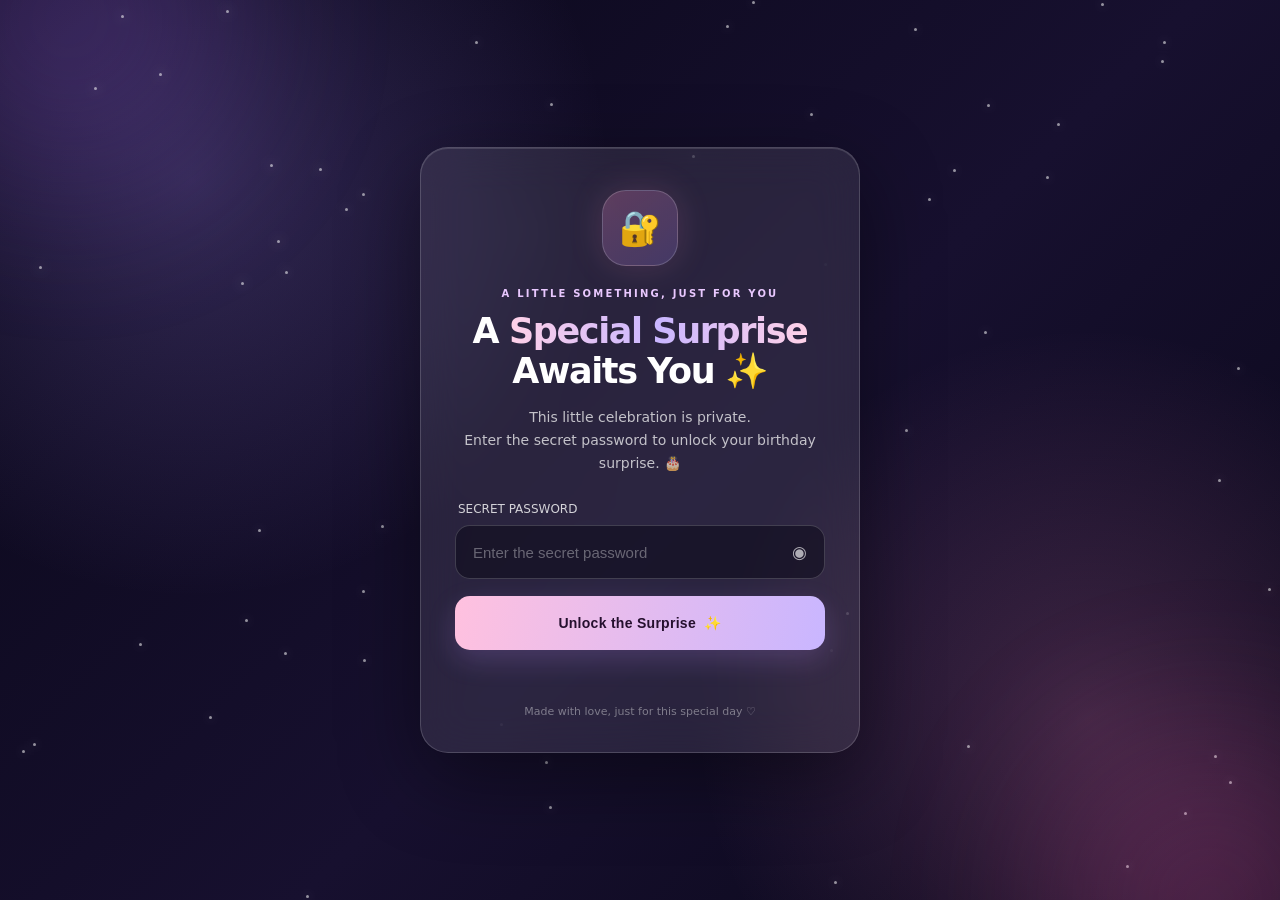
<file: index.html>
<!DOCTYPE html>
<html lang="en">
<head>
  <meta charset="UTF-8" />
  <meta name="viewport" content="width=device-width, initial-scale=1.0" />
  <meta name="theme-color" content="#100b24" />
  <title>Private Birthday Surprise</title>
  <style>
    * { box-sizing: border-box; }
    :root {
      --pink: #ff8fc7;
      --purple: #a78bfa;
      --glass: rgba(255,255,255,.09);
    }
    body {
      margin: 0;
      min-height: 100vh;
      display: grid;
      place-items: center;
      overflow: hidden;
      color: #fff;
      font-family: Inter, ui-sans-serif, system-ui, -apple-system, "Segoe UI", sans-serif;
      background:
        radial-gradient(circle at 15% 20%, rgba(167,139,250,.24), transparent 32%),
        radial-gradient(circle at 85% 80%, rgba(255,143,199,.2), transparent 30%),
        linear-gradient(135deg, #090718, #17102f 55%, #090718);
      padding: 22px;
    }
    body::before, body::after {
      content: "";
      position: fixed;
      width: 340px; height: 340px;
      border-radius: 50%;
      filter: blur(85px);
      opacity: .22;
      pointer-events: none;
      animation: drift 12s ease-in-out infinite alternate;
    }
    body::before { background: #9b5de5; top: -150px; left: -100px; }
    body::after { background: #f15bb5; bottom: -170px; right: -100px; animation-delay: -5s; }
    @keyframes drift { to { transform: translate(55px, 35px) scale(1.2); } }

    .stars { position: fixed; inset: 0; pointer-events: none; overflow: hidden; }
    .star {
      position: absolute; width: 3px; height: 3px; border-radius: 50%;
      background: #fff; opacity: .55; box-shadow: 0 0 12px #fff;
      animation: twinkle 3s ease-in-out infinite;
    }
    @keyframes twinkle { 50% { opacity: .12; transform: scale(.55); } }

    .card {
      position: relative;
      width: min(100%, 440px);
      padding: 42px 34px 34px;
      text-align: center;
      border: 1px solid rgba(255,255,255,.17);
      border-radius: 28px;
      background: var(--glass);
      box-shadow: 0 25px 80px rgba(0,0,0,.42), inset 0 1px rgba(255,255,255,.12);
      backdrop-filter: blur(22px);
      animation: appear .85s cubic-bezier(.2,.8,.2,1) both;
    }
    @keyframes appear { from { opacity: 0; transform: translateY(24px) scale(.97); } to { opacity: 1; transform: none; } }
    .lock {
      width: 76px; height: 76px; margin: 0 auto 22px;
      display: grid; place-items: center; font-size: 34px;
      border-radius: 24px;
      background: linear-gradient(145deg, rgba(255,143,199,.25), rgba(167,139,250,.22));
      border: 1px solid rgba(255,255,255,.18);
      box-shadow: 0 0 35px rgba(255,143,199,.16);
    }
    .eyebrow {
      color: #e9c8ff; text-transform: uppercase; letter-spacing: .22em;
      font-size: 10px; font-weight: 700; margin: 0 0 12px;
    }
    h1 { font-size: clamp(27px, 7vw, 35px); line-height: 1.15; margin: 0; letter-spacing: -.04em; }
    h1 span {
      background: linear-gradient(90deg, #ffd1e8, #c9b6ff, #ffd1e8);
      -webkit-background-clip: text; background-clip: text; color: transparent;
    }
    .intro { color: rgba(255,255,255,.72); line-height: 1.65; font-size: 14px; margin: 15px 0 27px; }
    label { display: block; text-align: left; color: rgba(255,255,255,.8); font-size: 12px; margin: 0 0 9px 3px; }
    .input-wrap { position: relative; }
    input {
      width: 100%; height: 54px; border-radius: 15px; outline: none;
      border: 1px solid rgba(255,255,255,.18);
      background: rgba(7,5,20,.48); color: #fff;
      padding: 0 48px 0 17px; font-size: 15px; letter-spacing: .08em;
      transition: border .2s, box-shadow .2s;
    }
    input::placeholder { color: rgba(255,255,255,.35); letter-spacing: 0; }
    input:focus { border-color: var(--pink); box-shadow: 0 0 0 4px rgba(255,143,199,.12); }
    .toggle {
      position: absolute; right: 13px; top: 50%; transform: translateY(-50%);
      border: 0; background: transparent; color: rgba(255,255,255,.65);
      cursor: pointer; font-size: 17px; padding: 5px;
    }
    .enter {
      width: 100%; height: 54px; margin-top: 17px; border: 0; border-radius: 15px;
      color: #25102e; font-weight: 800; font-size: 14px; letter-spacing: .02em;
      cursor: pointer; background: linear-gradient(100deg, #ffc1df, #c9b6ff);
      box-shadow: 0 10px 28px rgba(196,143,255,.2);
      transition: transform .2s, filter .2s, box-shadow .2s;
    }
    .enter:hover { transform: translateY(-2px); filter: brightness(1.06); box-shadow: 0 14px 34px rgba(196,143,255,.3); }
    .enter:active { transform: translateY(0); }
    .message { min-height: 22px; margin: 13px 0 0; font-size: 12px; color: #ffb5d5; }
    .hint { color: rgba(255,255,255,.4); font-size: 11px; margin: 20px 0 0; }
    .shake { animation: shake .35s ease; }
    @keyframes shake { 20%, 60% { transform: translateX(-7px); } 40%, 80% { transform: translateX(7px); } }
    .success { animation: success .65s ease forwards; }
    @keyframes success { to { opacity: 0; transform: scale(1.04); filter: blur(8px); } }
    @media (max-width: 420px) { .card { padding: 35px 23px 27px; } }
    @media (prefers-reduced-motion: reduce) { *, *::before, *::after { animation-duration: .01ms !important; transition-duration: .01ms !important; } }
  </style>
</head>
<body>
  <div class="stars" id="stars" aria-hidden="true"></div>

  <main class="card" id="card">
    <div class="lock" aria-hidden="true">🔐</div>
    <p class="eyebrow">A little something, just for you</p>
    <h1>A <span>Special Surprise</span><br>Awaits You ✨</h1>
    <p class="intro">This little celebration is private.<br>Enter the secret password to unlock your birthday surprise. 🎂</p>

    <form id="loginForm">
      <label for="password">SECRET PASSWORD</label>
      <div class="input-wrap">
        <input id="password" type="password" placeholder="Enter the secret password" autocomplete="off" required />
        <button class="toggle" type="button" id="togglePassword" aria-label="Show password">◉</button>
      </div>
      <button class="enter" type="submit">Unlock the Surprise&nbsp; ✨</button>
      <p class="message" id="message" role="status" aria-live="polite"></p>
    </form>
    <p class="hint">Made with love, just for this special day ♡</p>
  </main>

  <script>
    /*
      CUSTOMIZE THESE TWO VALUES:
      1) Change SECRET_PASSWORD to your chosen password.
      2) Change DESTINATION_PAGE if Claude's main birthday file has another name.
    */
    const SECRET_PASSWORD = "02112002";
    const DESTINATION_PAGE = "birthday.html";

    const stars = document.getElementById("stars");
    for (let i = 0; i < 65; i++) {
      const star = document.createElement("i");
      star.className = "star";
      star.style.left = Math.random() * 100 + "%";
      star.style.top = Math.random() * 100 + "%";
      star.style.animationDelay = (Math.random() * 3) + "s";
      star.style.animationDuration = (2 + Math.random() * 3) + "s";
      stars.appendChild(star);
    }

    const form = document.getElementById("loginForm");
    const input = document.getElementById("password");
    const message = document.getElementById("message");
    const card = document.getElementById("card");

    document.getElementById("togglePassword").addEventListener("click", () => {
      const showing = input.type === "text";
      input.type = showing ? "password" : "text";
      document.getElementById("togglePassword").textContent = showing ? "◉" : "◎";
    });

    form.addEventListener("submit", (event) => {
      event.preventDefault();

      if (input.value === SECRET_PASSWORD) {
        message.textContent = "Access granted! Your surprise is opening… 💖";
        message.style.color = "#b8ffd8";
        card.classList.add("success");
        setTimeout(() => {
          window.location.href = DESTINATION_PAGE;
        }, 700);
      } else {
        message.textContent = "That password isn't quite right. Try again 💗";
        card.classList.remove("shake");
        void card.offsetWidth;
        card.classList.add("shake");
        input.value = "";
        input.focus();
      }
    });
  </script>
</body>
</html>
</file>
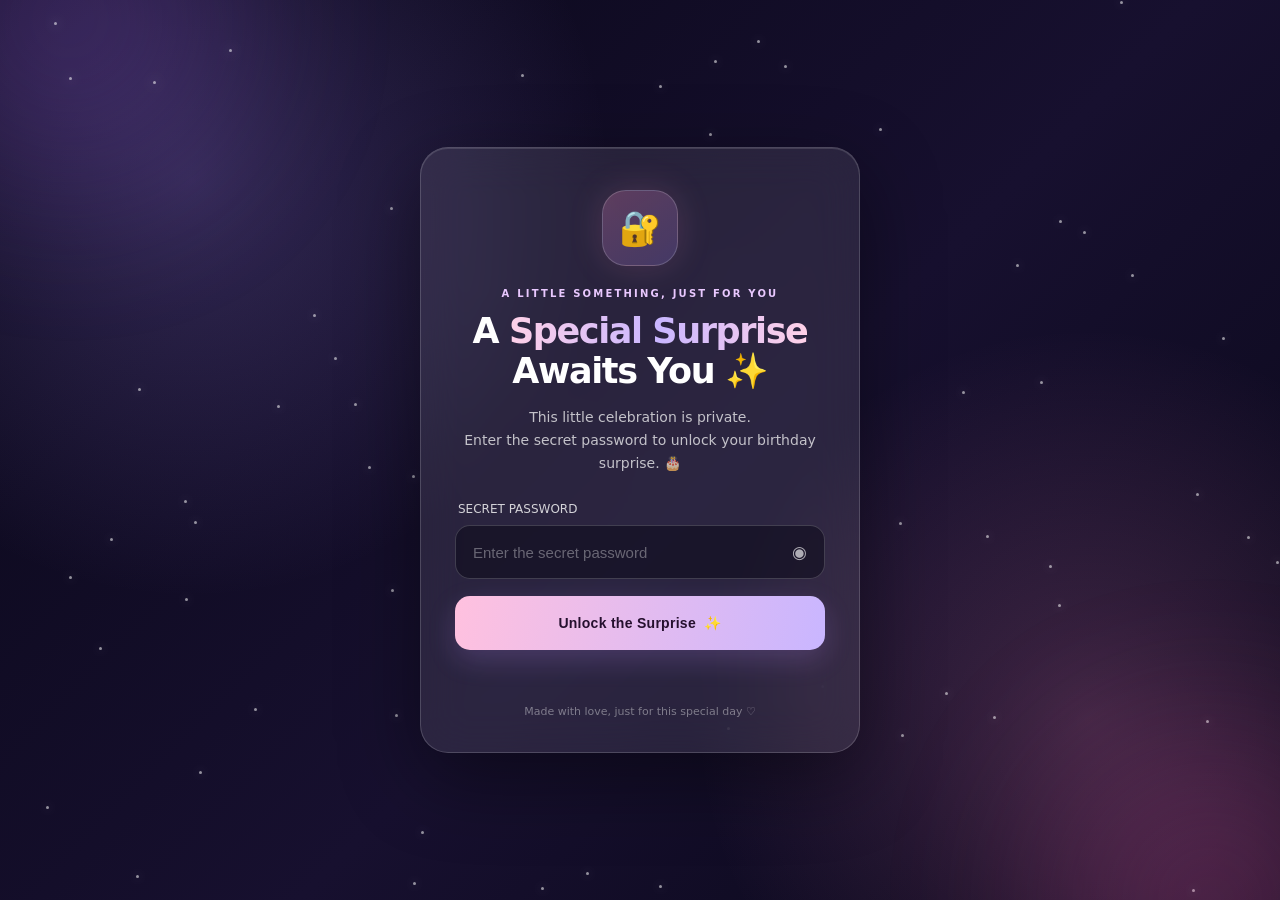
<file: security.html>
<!DOCTYPE html>
<html lang="en">
<head>
  <meta charset="UTF-8" />
  <meta name="viewport" content="width=device-width, initial-scale=1.0" />
  <meta name="theme-color" content="#100b24" />
  <title>Private Birthday Surprise</title>
  <style>
    * { box-sizing: border-box; }
    :root {
      --pink: #ff8fc7;
      --purple: #a78bfa;
      --glass: rgba(255,255,255,.09);
    }
    body {
      margin: 0;
      min-height: 100vh;
      display: grid;
      place-items: center;
      overflow: hidden;
      color: #fff;
      font-family: Inter, ui-sans-serif, system-ui, -apple-system, "Segoe UI", sans-serif;
      background:
        radial-gradient(circle at 15% 20%, rgba(167,139,250,.24), transparent 32%),
        radial-gradient(circle at 85% 80%, rgba(255,143,199,.2), transparent 30%),
        linear-gradient(135deg, #090718, #17102f 55%, #090718);
      padding: 22px;
    }
    body::before, body::after {
      content: "";
      position: fixed;
      width: 340px; height: 340px;
      border-radius: 50%;
      filter: blur(85px);
      opacity: .22;
      pointer-events: none;
      animation: drift 12s ease-in-out infinite alternate;
    }
    body::before { background: #9b5de5; top: -150px; left: -100px; }
    body::after { background: #f15bb5; bottom: -170px; right: -100px; animation-delay: -5s; }
    @keyframes drift { to { transform: translate(55px, 35px) scale(1.2); } }

    .stars { position: fixed; inset: 0; pointer-events: none; overflow: hidden; }
    .star {
      position: absolute; width: 3px; height: 3px; border-radius: 50%;
      background: #fff; opacity: .55; box-shadow: 0 0 12px #fff;
      animation: twinkle 3s ease-in-out infinite;
    }
    @keyframes twinkle { 50% { opacity: .12; transform: scale(.55); } }

    .card {
      position: relative;
      width: min(100%, 440px);
      padding: 42px 34px 34px;
      text-align: center;
      border: 1px solid rgba(255,255,255,.17);
      border-radius: 28px;
      background: var(--glass);
      box-shadow: 0 25px 80px rgba(0,0,0,.42), inset 0 1px rgba(255,255,255,.12);
      backdrop-filter: blur(22px);
      animation: appear .85s cubic-bezier(.2,.8,.2,1) both;
    }
    @keyframes appear { from { opacity: 0; transform: translateY(24px) scale(.97); } to { opacity: 1; transform: none; } }
    .lock {
      width: 76px; height: 76px; margin: 0 auto 22px;
      display: grid; place-items: center; font-size: 34px;
      border-radius: 24px;
      background: linear-gradient(145deg, rgba(255,143,199,.25), rgba(167,139,250,.22));
      border: 1px solid rgba(255,255,255,.18);
      box-shadow: 0 0 35px rgba(255,143,199,.16);
    }
    .eyebrow {
      color: #e9c8ff; text-transform: uppercase; letter-spacing: .22em;
      font-size: 10px; font-weight: 700; margin: 0 0 12px;
    }
    h1 { font-size: clamp(27px, 7vw, 35px); line-height: 1.15; margin: 0; letter-spacing: -.04em; }
    h1 span {
      background: linear-gradient(90deg, #ffd1e8, #c9b6ff, #ffd1e8);
      -webkit-background-clip: text; background-clip: text; color: transparent;
    }
    .intro { color: rgba(255,255,255,.72); line-height: 1.65; font-size: 14px; margin: 15px 0 27px; }
    label { display: block; text-align: left; color: rgba(255,255,255,.8); font-size: 12px; margin: 0 0 9px 3px; }
    .input-wrap { position: relative; }
    input {
      width: 100%; height: 54px; border-radius: 15px; outline: none;
      border: 1px solid rgba(255,255,255,.18);
      background: rgba(7,5,20,.48); color: #fff;
      padding: 0 48px 0 17px; font-size: 15px; letter-spacing: .08em;
      transition: border .2s, box-shadow .2s;
    }
    input::placeholder { color: rgba(255,255,255,.35); letter-spacing: 0; }
    input:focus { border-color: var(--pink); box-shadow: 0 0 0 4px rgba(255,143,199,.12); }
    .toggle {
      position: absolute; right: 13px; top: 50%; transform: translateY(-50%);
      border: 0; background: transparent; color: rgba(255,255,255,.65);
      cursor: pointer; font-size: 17px; padding: 5px;
    }
    .enter {
      width: 100%; height: 54px; margin-top: 17px; border: 0; border-radius: 15px;
      color: #25102e; font-weight: 800; font-size: 14px; letter-spacing: .02em;
      cursor: pointer; background: linear-gradient(100deg, #ffc1df, #c9b6ff);
      box-shadow: 0 10px 28px rgba(196,143,255,.2);
      transition: transform .2s, filter .2s, box-shadow .2s;
    }
    .enter:hover { transform: translateY(-2px); filter: brightness(1.06); box-shadow: 0 14px 34px rgba(196,143,255,.3); }
    .enter:active { transform: translateY(0); }
    .message { min-height: 22px; margin: 13px 0 0; font-size: 12px; color: #ffb5d5; }
    .hint { color: rgba(255,255,255,.4); font-size: 11px; margin: 20px 0 0; }
    .shake { animation: shake .35s ease; }
    @keyframes shake { 20%, 60% { transform: translateX(-7px); } 40%, 80% { transform: translateX(7px); } }
    .success { animation: success .65s ease forwards; }
    @keyframes success { to { opacity: 0; transform: scale(1.04); filter: blur(8px); } }
    @media (max-width: 420px) { .card { padding: 35px 23px 27px; } }
    @media (prefers-reduced-motion: reduce) { *, *::before, *::after { animation-duration: .01ms !important; transition-duration: .01ms !important; } }
  </style>
</head>
<body>
  <div class="stars" id="stars" aria-hidden="true"></div>

  <main class="card" id="card">
    <div class="lock" aria-hidden="true">🔐</div>
    <p class="eyebrow">A little something, just for you</p>
    <h1>A <span>Special Surprise</span><br>Awaits You ✨</h1>
    <p class="intro">This little celebration is private.<br>Enter the secret password to unlock your birthday surprise. 🎂</p>

    <form id="loginForm">
      <label for="password">SECRET PASSWORD</label>
      <div class="input-wrap">
        <input id="password" type="password" placeholder="Enter the secret password" autocomplete="off" required />
        <button class="toggle" type="button" id="togglePassword" aria-label="Show password">◉</button>
      </div>
      <button class="enter" type="submit">Unlock the Surprise&nbsp; ✨</button>
      <p class="message" id="message" role="status" aria-live="polite"></p>
    </form>
    <p class="hint">Made with love, just for this special day ♡</p>
  </main>

  <script>
    /*
      CUSTOMIZE THESE TWO VALUES:
      1) Change SECRET_PASSWORD to your chosen password.
      2) Change DESTINATION_PAGE if Claude's main birthday file has another name.
    */
    const SECRET_PASSWORD = "02112002";
    const DESTINATION_PAGE = "index.html";

    const stars = document.getElementById("stars");
    for (let i = 0; i < 65; i++) {
      const star = document.createElement("i");
      star.className = "star";
      star.style.left = Math.random() * 100 + "%";
      star.style.top = Math.random() * 100 + "%";
      star.style.animationDelay = (Math.random() * 3) + "s";
      star.style.animationDuration = (2 + Math.random() * 3) + "s";
      stars.appendChild(star);
    }

    const form = document.getElementById("loginForm");
    const input = document.getElementById("password");
    const message = document.getElementById("message");
    const card = document.getElementById("card");

    document.getElementById("togglePassword").addEventListener("click", () => {
      const showing = input.type === "text";
      input.type = showing ? "password" : "text";
      document.getElementById("togglePassword").textContent = showing ? "◉" : "◎";
    });

    form.addEventListener("submit", (event) => {
      event.preventDefault();

      if (input.value === SECRET_PASSWORD) {
        message.textContent = "Access granted! Your surprise is opening… 💖";
        message.style.color = "#b8ffd8";
        card.classList.add("success");
        setTimeout(() => {
          window.location.href = DESTINATION_PAGE;
        }, 700);
      } else {
        message.textContent = "That password isn't quite right. Try again 💗";
        card.classList.remove("shake");
        void card.offsetWidth;
        card.classList.add("shake");
        input.value = "";
        input.focus();
      }
    });
  </script>
</body>
</html>
</file>
